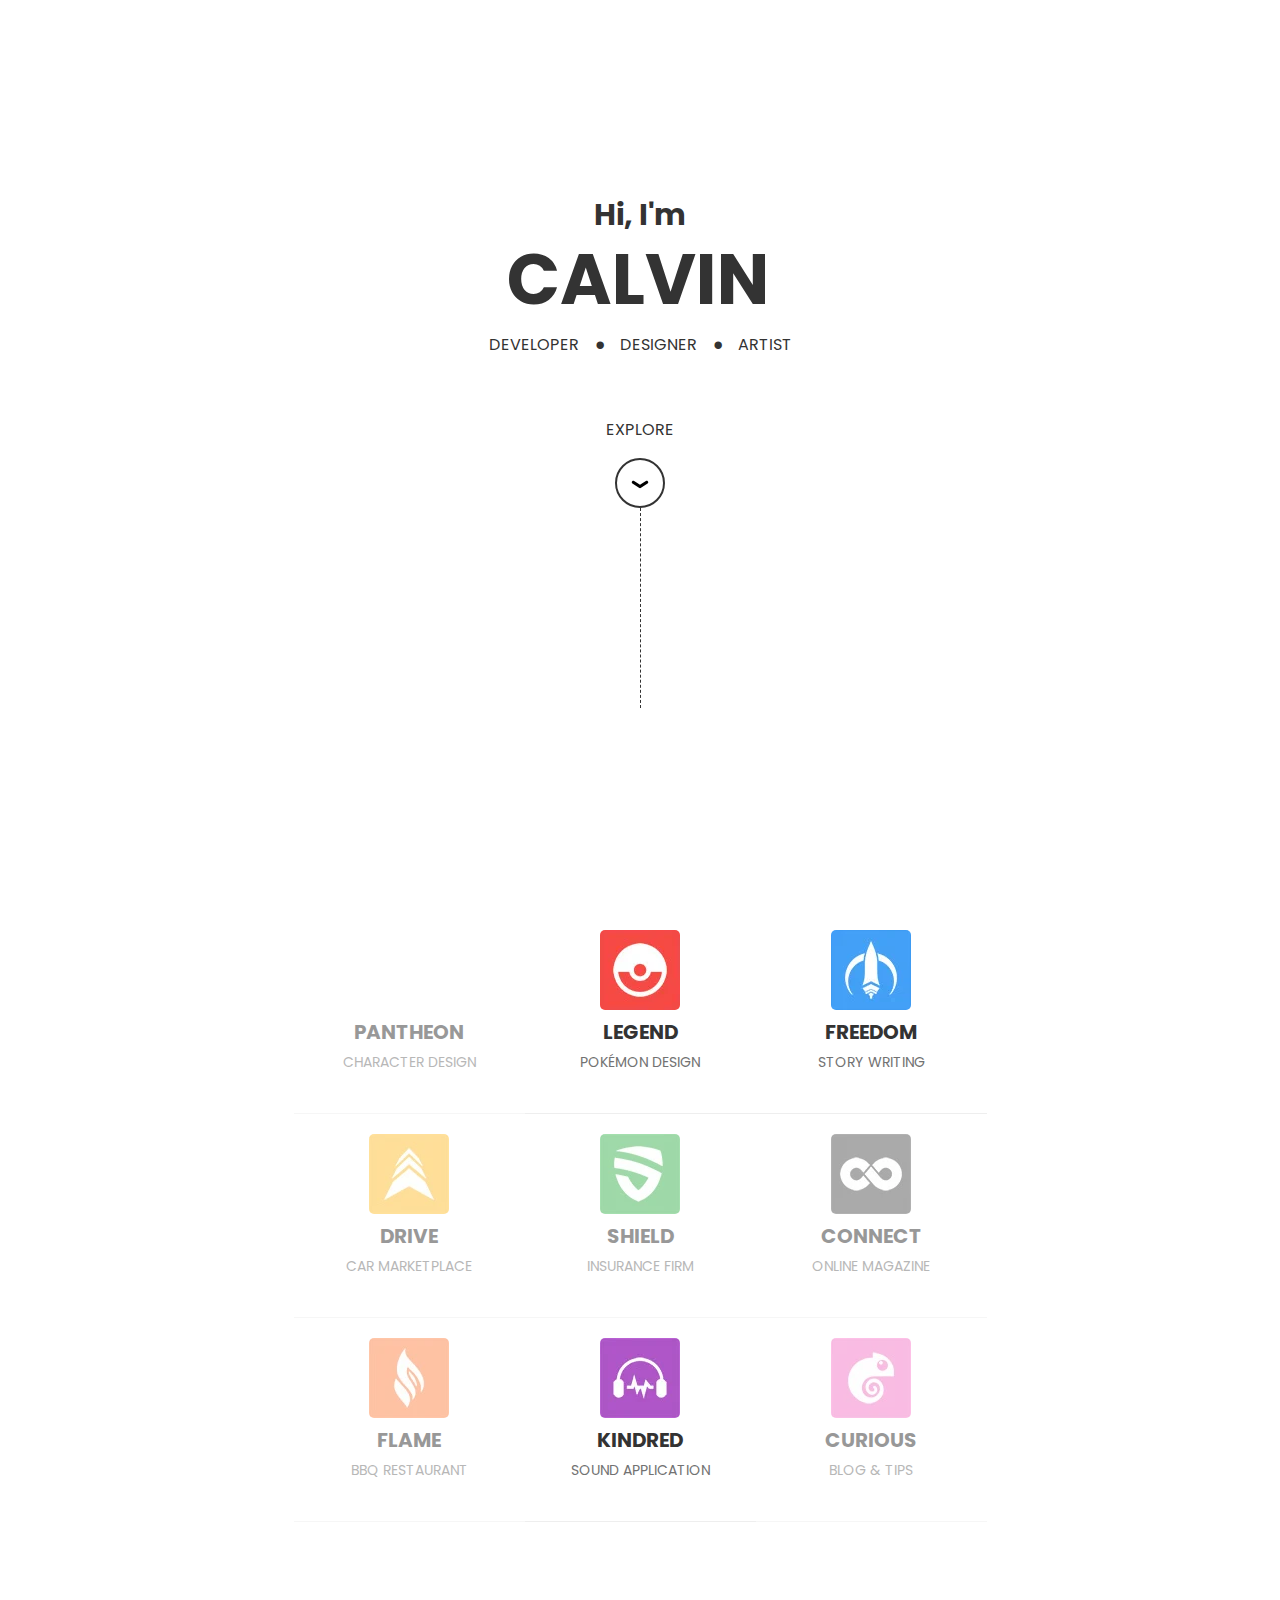
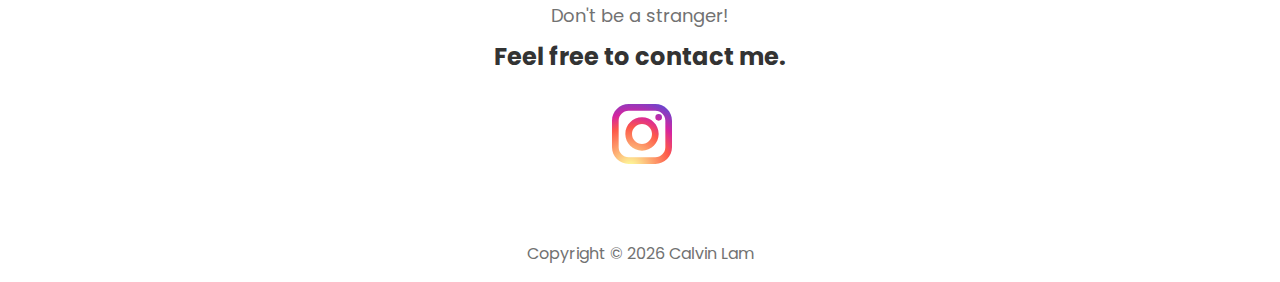
<file: index.html>
<!DOCTYPE html>
<html lang="en">

<head>

	<!-- UNICODE -->
	<meta charset="utf-8">

	<!-- COMPABILITY -->
	<meta http-equiv="X-UA-Compatible" content="IE=edge">

	<!-- VIEWPORT -->
	<meta name="viewport" content="initial-scale=1.0,minimum-scale=1.0,maximum-scale=5.0,width=device-width">

	<!-- THEME COLOUR -->
	<meta name="theme-color" content="#333">

	<!-- BASE URL -->
	<base href="https://vincascalvii.github.io">

	<!-- TITLE -->
	<title>Calvin Lam - Web Designer and Developer</title>

	<!-- META DATA -->
	<meta name="description" content="Welcome to Calvin's space. Please feel free to browse all the projects and leave a comment if you enjoy your journey.">
	<meta name="author" content="Calvin Lam">

	<!-- FONTS -->
	<link rel="preload" as="font" type="font/woff2" href="/fonts/poppins-v12-latin-regular.woff2" crossorigin="anonymous">
	<link rel="preload" as="font" type="font/woff2" href="/fonts/poppins-v12-latin-500.woff2" crossorigin="anonymous">
	<link rel="preload" as="font" type="font/woff2" href="/fonts/poppins-v12-latin-700.woff2" crossorigin="anonymous">
	<link rel="stylesheet" type="text/css" href="/css/fonts.css?version1">

	<!-- CRITICAL CSS -->
	<style type="text/css">
		*{-webkit-box-sizing:border-box;-moz-box-sizing:border-box;-o-box-sizing:border-box;box-sizing:border-box}html{font-family:sans-serif;-webkit-text-size-adjust:100%;-ms-text-size-adjust:100%;scroll-behavior:smooth;-webkit-tap-highlight-color:transparent;font-size:10px}body{font-family:Poppins,Helvetica,Arial,sans-serif;background-color:#fff;color:#333;font-size:1.6rem;width:100vw;margin:0;overflow-x:hidden}a{text-decoration:none}.container{width:100%;padding:0 20px;margin:0 auto}.intro{display:flex;align-items:center;height:100vh}.intro .title{font-size:3rem;margin:0 0 10px}.intro .title .highlight{display:block;font-size:7rem;line-height:1.2;margin-left:-5px;text-transform:uppercase}.intro .occupation{display:flex;align-items:center;text-transform:uppercase}.intro .occupation .dot{display:inline-block;font-size:3rem;line-height:2rem;margin:0 15px}.explore{margin-top:60px;text-align:center}.explore .text{text-transform:uppercase}.explore .border{display:inline-block;width:50px;height:50px;padding:12px;margin:0 auto;border:2px solid #333;border-radius:50%}.explore .line{width:1px;height:200px;margin:0 auto;border-right:1px dashed #333}@media only screen and (min-width:768px){.container{width:700px;padding:0}.intro .container{text-align:center}.intro .occupation{justify-content:center}}@media only screen and (min-width:1366px){body{font-size:1.8rem}.container{width:1200px}.intro .title{font-size:6rem}.intro .title .highlight{font-size:12rem}.intro .occupation{font-size:2.4rem}}
	</style>

	<!-- NON-CRITICAL CSS (ASYNC) -->
	<link rel="preload" href="/css/non-critical.css" as="style" 
		  onload="this.onload=null;this.rel='stylesheet'">
	<noscript><link rel="stylesheet" href="/css/non-critical.css"></noscript>
	<script>
		/*! loadCSS. [c]2017 Filament Group, Inc. MIT License */
		!function(t){"use strict";t.loadCSS||(t.loadCSS=function(){});var e=loadCSS.relpreload={};if(e.support=function(){var e;try{e=t.document.createElement("link").relList.supports("preload")}catch(t){e=!1}return function(){return e}}(),e.bindMediaToggle=function(t){var e=t.media||"all";function a(){t.media=e}t.addEventListener?t.addEventListener("load",a):t.attachEvent&&t.attachEvent("onload",a),setTimeout(function(){t.rel="stylesheet",t.media="only x"}),setTimeout(a,3e3)},e.poly=function(){if(!e.support())for(var a=t.document.getElementsByTagName("link"),n=0;n<a.length;n++){var o=a[n];"preload"!==o.rel||"style"!==o.getAttribute("as")||o.getAttribute("data-loadcss")||(o.setAttribute("data-loadcss",!0),e.bindMediaToggle(o))}},!e.support()){e.poly();var a=t.setInterval(e.poly,500);t.addEventListener?t.addEventListener("load",function(){e.poly(),t.clearInterval(a)}):t.attachEvent&&t.attachEvent("onload",function(){e.poly(),t.clearInterval(a)})}"undefined"!=typeof exports?exports.loadCSS=loadCSS:t.loadCSS=loadCSS}("undefined"!=typeof global?global:this);
	</script>

    <!-- FACEBOOK OPENGRAPH -->
    <meta property="og:site_name" content="Calvin Lam">
    <meta property="og:type" content="website">
    <meta property="og:image" content="/img/others/opengraph.jpg">
    <meta property="og:url" content="https://vincascalvii.github.io/">
    <meta property="og:title" content="Calvin Lam - Web Designer and Developer">
    <meta property="og:description" content="Welcome to Calvin's space. Please feel free to browse all the story and character designs. Remember to leave a comment if you enjoy your journey.">

    <!-- TWITTER CARD -->
    <meta name="twitter:card" content="summary_large_image">
    <meta name="twitter:image" content="/img/others/twitter.jpg"> 
    <meta name="twitter:url" content="https://vincascalvii.github.io/">
    <meta name="twitter:title" content="Calvin Lam - Web Designer and Developer">
    <meta name="twitter:description" content="Welcome to Calvin's space. Please feel free to browse all the story and character designs. Remember to leave a comment if you enjoy your journey.">

</head>



<body>

	<main>

		<section id="intro" class="intro">
			<div class="container">
				
				<h1 class="title">Hi, I'm<span class="highlight">Calvin</span></h1>

				<div class="occupation">
					<span>Developer</span>
					<span class="dot">&bull;</span>
					<span>Designer</span>
					<span class="dot">&bull;</span>
					<span>Artist</span>
				</div>

				<div class="explore">
					<p class="text">Explore</p>
					<a href="#projects" class="border" aria-label="Scroll down to Web Design">
						<svg xmlns="http://www.w3.org/2000/svg" viewBox="0 0 24 24">
							<path d="M21,11.109L21,11.109c0-1.329-1.481-2.122-2.587-1.385L12,14L5.587,9.725C4.481,8.988,3,9.78,3,11.109v0 c0,0.556,0.278,1.076,0.741,1.385l7.15,4.766c0.672,0.448,1.547,0.448,2.219,0l7.15-4.766C20.722,12.185,21,11.666,21,11.109z"></path>
						</svg>
					</a>
					<div class="line"></div>
				</div>

			</div>
		</section>



		<section id="projects" class="projects">
			<div class="container">

				<a href="/" class="block disabled" aria-label="Go to Pantheon">
					<picture>
						<source data-srcset="/img/pantheon-80x80.webp 1x, /img/pantheon-160x160.webp 2x, /img/pantheon-240x240.webp 3x" media="(max-width: 1365px)" type="image/webp">
						<source data-srcset="/img/pantheon-80x80.jpg 1x, /img/pantheon-160x160.jpg 2x, /img/pantheon-240x240.jpg 3x" media="(max-width: 1365px)" type="image/jpg">
						<source data-srcset="/img/pantheon-160x160.webp" media="(min-width: 1366px)" type="image/webp">
						<source data-srcset="/img/pantheon-160x160.jpg" media="(min-width: 1366px)" type="image/jpg">
						<img data-src="/img/pantheon-80x80.jpg" 
							 src="[data-uri]" 
							 class="icon lazyload" alt="Pantheon logo">
					</picture>
					<div class="content">
						<h2 class="name">Pantheon</h2>
						<p class="desc">Character Design</p>
					</div>
				</a>

				<a href="/legend" class="block block-mid" aria-label="Go to Legend">
					<picture>
						<source data-srcset="/img/legend-80x80.webp 1x, /img/legend-160x160.webp 2x, /img/legend-240x240.webp 3x" media="(max-width: 1365px)" type="image/webp">
						<source data-srcset="/img/legend-80x80.jpg 1x, /img/legend-160x160.jpg 2x, /img/legend-240x240.jpg 3x" media="(max-width: 1365px)" type="image/jpg">
						<source data-srcset="/img/legend-160x160.webp" media="(min-width: 1366px)" type="image/webp">
						<source data-srcset="/img/legend-160x160.jpg" media="(min-width: 1366px)" type="image/jpg">
						<img data-src="/img/legend-80x80.jpg" 
							 src="[data-uri]" 
							 class="icon lazyload" alt="Legend logo">
					</picture>
					<div class="content">
						<h2 class="name">Legend</h2>
						<p class="desc">Pok&#233;mon Design</p>
					</div>
				</a>

				<a href="/freedom" class="block" aria-label="Go to Freedom">
					<picture>
						<source data-srcset="/img/freedom-80x80.webp 1x, /img/freedom-160x160.webp 2x, /img/freedom-240x240.webp 3x" media="(max-width: 1365px)" type="image/webp">
						<source data-srcset="/img/freedom-80x80.jpg 1x, /img/freedom-160x160.jpg 2x, /img/freedom-240x240.jpg 3x" media="(max-width: 1365px)" type="image/jpg">
						<source data-srcset="/img/freedom-160x160.webp" media="(min-width: 1366px)" type="image/webp">
						<source data-srcset="/img/freedom-160x160.jpg" media="(min-width: 1366px)" type="image/jpg">
						<img data-src="/img/freedom-80x80.jpg" 
							 src="[data-uri]" 
							 class="icon lazyload" alt="Freedom logo">
					</picture>
					<div class="content">
						<h2 class="name">Freedom</h2>
						<p class="desc">Story Writing</p>
					</div>
				</a>

				<a href="/" class="block disabled" aria-label="Go to Drive">
					<picture>
						<source data-srcset="/img/drive-80x80.webp 1x, /img/drive-160x160.webp 2x, /img/drive-240x240.webp 3x" media="(max-width: 1365px)" type="image/webp">
						<source data-srcset="/img/drive-80x80.jpg 1x, /img/drive-160x160.jpg 2x, /img/drive-240x240.jpg 3x" media="(max-width: 1365px)" type="image/jpg">
						<source data-srcset="/img/drive-160x160.webp" media="(min-width: 1366px)" type="image/webp">
						<source data-srcset="/img/drive-160x160.jpg" media="(min-width: 1366px)" type="image/jpg">
						<img data-src="/img/drive-80x80.jpg" 
							 src="[data-uri]" 
							 class="icon lazyload" alt="Drive logo">
					</picture>
					<div class="content">
						<h2 class="name">Drive</h2>
						<p class="desc">Car Marketplace</p>
					</div>
				</a>

				<a href="/" class="block block-mid disabled" aria-label="Go to Shield">
					<picture>
						<source data-srcset="/img/shield-80x80.webp 1x, /img/shield-160x160.webp 2x, /img/shield-240x240.webp 3x" media="(max-width: 1365px)" type="image/webp">
						<source data-srcset="/img/shield-80x80.jpg 1x, /img/shield-160x160.jpg 2x, /img/shield-240x240.jpg 3x" media="(max-width: 1365px)" type="image/jpg">
						<source data-srcset="/img/shield-160x160.webp" media="(min-width: 1366px)" type="image/webp">
						<source data-srcset="/img/shield-160x160.jpg" media="(min-width: 1366px)" type="image/jpg">
						<img data-src="/img/shield-80x80.jpg" 
							 src="[data-uri]" 
							 class="icon lazyload" alt="Shield logo">
					</picture>
					<div class="content">
						<h2 class="name">Shield</h2>
						<p class="desc">Insurance Firm</p>
					</div>
				</a>

				<a href="/" class="block disabled" aria-label="Go to Connect">
					<picture>
						<source data-srcset="/img/connect-80x80.webp 1x, /img/connect-160x160.webp 2x, /img/connect-240x240.webp 3x" media="(max-width: 1365px)" type="image/webp">
						<source data-srcset="/img/connect-80x80.jpg 1x, /img/connect-160x160.jpg 2x, /img/connect-240x240.jpg 3x" media="(max-width: 1365px)" type="image/jpg">
						<source data-srcset="/img/connect-160x160.webp" media="(min-width: 1366px)" type="image/webp">
						<source data-srcset="/img/connect-160x160.jpg" media="(min-width: 1366px)" type="image/jpg">
						<img data-src="/img/connect-80x80.jpg" 
							 src="[data-uri]" 
							 class="icon lazyload" alt="Connect logo">
					</picture>
					<div class="content">
						<h2 class="name">Connect</h2>
						<p class="desc">Online Magazine</p>
					</div>
				</a>

				<a href="/" class="block disabled" aria-label="Go to Flame">
					<picture>
						<source data-srcset="/img/flame-80x80.webp 1x, /img/flame-160x160.webp 2x, /img/flame-240x240.webp 3x" media="(max-width: 1365px)" type="image/webp">
						<source data-srcset="/img/flame-80x80.jpg 1x, /img/flame-160x160.jpg 2x, /img/flame-240x240.jpg 3x" media="(max-width: 1365px)" type="image/jpg">
						<source data-srcset="/img/flame-160x160.webp" media="(min-width: 1366px)" type="image/webp">
						<source data-srcset="/img/flame-160x160.jpg" media="(min-width: 1366px)" type="image/jpg">
						<img data-src="/img/flame-80x80.jpg" 
							 src="[data-uri]" 
							 class="icon lazyload" alt="Flame logo">
					</picture>
					<div class="content">
						<h2 class="name">Flame</h2>
						<p class="desc">BBQ Restaurant</p>
					</div>
				</a>

				<a href="/kindred" class="block block-mid" aria-label="Go to Kindred">
					<picture>
						<source data-srcset="/img/kindred-80x80.webp 1x, /img/kindred-160x160.webp 2x, /img/kindred-240x240.webp 3x" media="(max-width: 1365px)" type="image/webp">
						<source data-srcset="/img/kindred-80x80.jpg 1x, /img/kindred-160x160.jpg 2x, /img/kindred-240x240.jpg 3x" media="(max-width: 1365px)" type="image/jpg">
						<source data-srcset="/img/kindred-160x160.webp" media="(min-width: 1366px)" type="image/webp">
						<source data-srcset="/img/kindred-160x160.jpg" media="(min-width: 1366px)" type="image/jpg">
						<img data-src="/img/kindred-80x80.jpg" 
							 src="[data-uri]" 
							 class="icon lazyload" alt="Kindred logo">
					</picture>
					<div class="content">
						<h2 class="name">Kindred</h2>
						<p class="desc">Sound Application</p>
					</div>
				</a>

				<a href="/" class="block disabled" aria-label="Go to Curious">
					<picture>
						<source data-srcset="/img/curious-80x80.webp 1x, /img/curious-160x160.webp 2x, /img/curious-240x240.webp 3x" media="(max-width: 1365px)" type="image/webp">
						<source data-srcset="/img/curious-80x80.jpg 1x, /img/curious-160x160.jpg 2x, /img/curious-240x240.jpg 3x" media="(max-width: 1365px)" type="image/jpg">
						<source data-srcset="/img/curious-160x160.webp" media="(min-width: 1366px)" type="image/webp">
						<source data-srcset="/img/curious-160x160.jpg" media="(min-width: 1366px)" type="image/jpg">
						<img data-src="/img/curious-80x80.jpg" 
							 src="[data-uri]" 
							 class="icon lazyload" alt="Curious logo">
					</picture>
					<div class="content">
						<h2 class="name">Curious</h2>
						<p class="desc">Blog &amp; Tips</p>
					</div>
				</a>
						
			</div>
		</section>



		<footer id="contact" class="contact">
			<div class="container">
				
				<p class="sub-heading">Don't be a stranger!</p>
				<h2 class="heading">Feel free to contact me.</h2>

				<a href="https://www.instagram.com/vincascalvii/?hl=en" 
				   class="link" target="_blank" rel="nofollow noopener noreferrer" 
				   aria-label="Go to Instagram page">
					<svg width="0" height="0">
						<radialGradient id="instagram-color" r="150%" cx="30%" cy="107%">
				    		<stop stop-color="#fdf497" offset="0" />
				    		<stop stop-color="#fdf497" offset="0.05" />
						    <stop stop-color="#fd5949" offset="0.45" />
						    <stop stop-color="#d6249f" offset="0.6" />
						    <stop stop-color="#285AEB" offset="0.9" />
				  		</radialGradient>
					</svg>
					<svg class="icon" xmlns="http://www.w3.org/2000/svg" viewBox="0 0 24 24">
						<path d="M 8 3 C 5.243 3 3 5.243 3 8 L 3 16 C 3 18.757 5.243 21 8 21 L 16 21 C 18.757 21 21 18.757 21 16 L 21 8 C 21 5.243 18.757 3 16 3 L 8 3 z M 8 5 L 16 5 C 17.654 5 19 6.346 19 8 L 19 16 C 19 17.654 17.654 19 16 19 L 8 19 C 6.346 19 5 17.654 5 16 L 5 8 C 5 6.346 6.346 5 8 5 z M 17 6 A 1 1 0 0 0 16 7 A 1 1 0 0 0 17 8 A 1 1 0 0 0 18 7 A 1 1 0 0 0 17 6 z M 12 7 C 9.243 7 7 9.243 7 12 C 7 14.757 9.243 17 12 17 C 14.757 17 17 14.757 17 12 C 17 9.243 14.757 7 12 7 z M 12 9 C 13.654 9 15 10.346 15 12 C 15 13.654 13.654 15 12 15 C 10.346 15 9 13.654 9 12 C 9 10.346 10.346 9 12 9 z"></path>
					</svg>
				</a>

				<p class="copyright">Copyright &copy; <span id="copyright-year"></span> Calvin Lam</p>

			</div>
		</footer>

	</main>

	<script type="text/javascript">
		document.getElementById('copyright-year').innerHTML = new Date().getFullYear();
	</script>

	<!-- LAZYSIZES / LAZY LOADING -->
	<script src="/js/lazysizes/lazysizes.min.js"></script>

</body>

</html>
</file>
<file: css/fonts.css>
/* poppins-regular - latin */
@font-face {
  font-family: 'Poppins';
  font-style: normal;
  font-weight: 400;
  src: url('../../fonts/poppins-v12-latin-regular.eot'); /* IE9 Compat Modes */
  src: local('Poppins Regular'), local('Poppins-Regular'),
     url('../../fonts/poppins-v12-latin-regular.eot?#iefix') format('embedded-opentype'), /* IE6-IE8 */
         url('../../fonts/poppins-v12-latin-regular.woff2') format('woff2'), /* Super Modern Browsers */
         url('../../fonts/poppins-v12-latin-regular.woff') format('woff'), /* Modern Browsers */
         url('../../fonts/poppins-v12-latin-regular.ttf') format('truetype'), /* Safari, Android, iOS */
         url('../../fonts/poppins-v12-latin-regular.svg#Poppins') format('svg'); /* Legacy iOS */
    font-display: swap;
}
    
/* poppins-500 - latin */
@font-face {
  font-family: 'Poppins';
  font-style: normal;
  font-weight: 500;
  src: url('../../fonts/poppins-v12-latin-500.eot'); /* IE9 Compat Modes */
  src: local('Poppins Medium'), local('Poppins-Medium'),
     url('../../fonts/poppins-v12-latin-500.eot?#iefix') format('embedded-opentype'), /* IE6-IE8 */
     url('../../fonts/poppins-v12-latin-500.woff2') format('woff2'), /* Super Modern Browsers */
     url('../../fonts/poppins-v12-latin-500.woff') format('woff'), /* Modern Browsers */
     url('../../fonts/poppins-v12-latin-500.ttf') format('truetype'), /* Safari, Android, iOS */
     url('../../fonts/poppins-v12-latin-500.svg#Poppins') format('svg'); /* Legacy iOS */
  font-display: swap;
}

/* poppins-700 - latin */
@font-face {
  font-family: 'Poppins';
  font-style: normal;
  font-weight: 700;
  src: url('../../fonts/poppins-v12-latin-700.eot'); /* IE9 Compat Modes */
  src: local('Poppins Bold'), local('Poppins-Bold'),
     url('../../fonts/poppins-v12-latin-700.eot?#iefix') format('embedded-opentype'), /* IE6-IE8 */
     url('../../fonts/poppins-v12-latin-700.woff2') format('woff2'), /* Super Modern Browsers */
     url('../../fonts/poppins-v12-latin-700.woff') format('woff'), /* Modern Browsers */
     url('../../fonts/poppins-v12-latin-700.ttf') format('truetype'), /* Safari, Android, iOS */
     url('../../fonts/poppins-v12-latin-700.svg#Poppins') format('svg'); /* Legacy iOS */
  font-display: swap;
}
</file>
<file: css/non-critical.css>
/* ================================================================

	PROJECTS

================================================================ */

.projects {
	padding-top: 30px;
}

.projects .container {
	display: flex;
	flex-direction: column;
}

.projects .block {
	display: flex;
	align-items: center;
	text-transform: uppercase;
	color: #333;
	padding-bottom: 20px;
	margin-bottom: 20px;
	border-bottom: 1px solid #eee;
}

.projects .block .icon {
	object-fit: contain;
	width: 80px;
	height: 80px;
	margin-right: 20px;
	border-radius: 5px;
}

.projects .block .icon.temp {
	background-color: #f5f5fb;
}

.projects .block .content {
	display: flex;
	flex-direction: column;
	justify-content: center;
	flex: 1;
	height: 80px;
}

.projects .block .name {
	font-size: 2rem;
	margin: 0;
}

.projects .block .desc {
	color: #727272;
	font-size: 1.4rem;
	margin: 5px 0 0;
}

.projects .block.disabled {
	opacity: .5;
	pointer-events: none;
}

/* ================================================================

	FOOTER - CONTACT

================================================================ */

.contact {
	margin-top: 60px;
}

.contact .heading {
	font-size: 2.4rem;
	margin: 10px 0 20px;
}

.contact .sub-heading {
	color: #727272;
	font-size: 1.8rem;
	margin: 0;
}

.contact .link {
	display: inline-block;
}

.contact .link .icon {
	width: 80px;
	height: 80px;
	margin-left: -15px;
}

.contact .link .icon * {
	fill: url(#instagram-color);
}

.contact .copyright {
	color: #727272;
	font-size: 1.6rem;
	margin-top: 60px;
}

/* ================================================================

	RESPONSIVE

================================================================ */

@media only screen and (min-width: 768px) {

	.projects .container {
		justify-content: center;
		flex-direction: row;
		flex-wrap: wrap;
	}

	.projects .block {
		flex-direction: column;
		width: 33%;
		padding-bottom: 40px;
	}

	.projects .block .icon {
		margin-right: 0;
	}

	.projects .block .content {
		text-align: center;
	}

	.contact .container {
		text-align: center;
	}

	.contact .link .icon {
		margin-left: 0;
	}

}


@media only screen and (min-width: 1366px) {

	.projects .block {
		width: calc(33% - 15px);
		padding: 40px 0;
		border: none;
		border-radius: 10px;
		transition: .2s ease-in-out;
	}

	.projects .block:hover {
		background-color: #f5f5fb;
	}

	.projects .block.disabled {
		opacity: .5;
		cursor: default;
	}

	.projects .block.disabled:hover {
		background-color: #fff;
	}

	.projects .block.block-mid {
		margin: 0 20px 20px;
	}

	.projects .block .icon {
		width: 160px;
		height: 160px;
	}

	.projects .block .name {
		font-size: 2.6rem;
		margin: 20px 0 5px;
	}

	.projects .block .desc {
		font-size: 1.6rem;
	}

	.contact {
		margin-top: 120px;
	}

	.contact .sub-heading {
		font-size: 2.4rem;
	}

	.contact .heading {
		font-size: 4rem;
	}

	.contact .link .icon {
		width: 160px;
    	height: 160px;
    	transition: .2s ease-in-out;
	}

	.contact .link .icon:hover {
		opacity: .7;
	}

}
</file>
